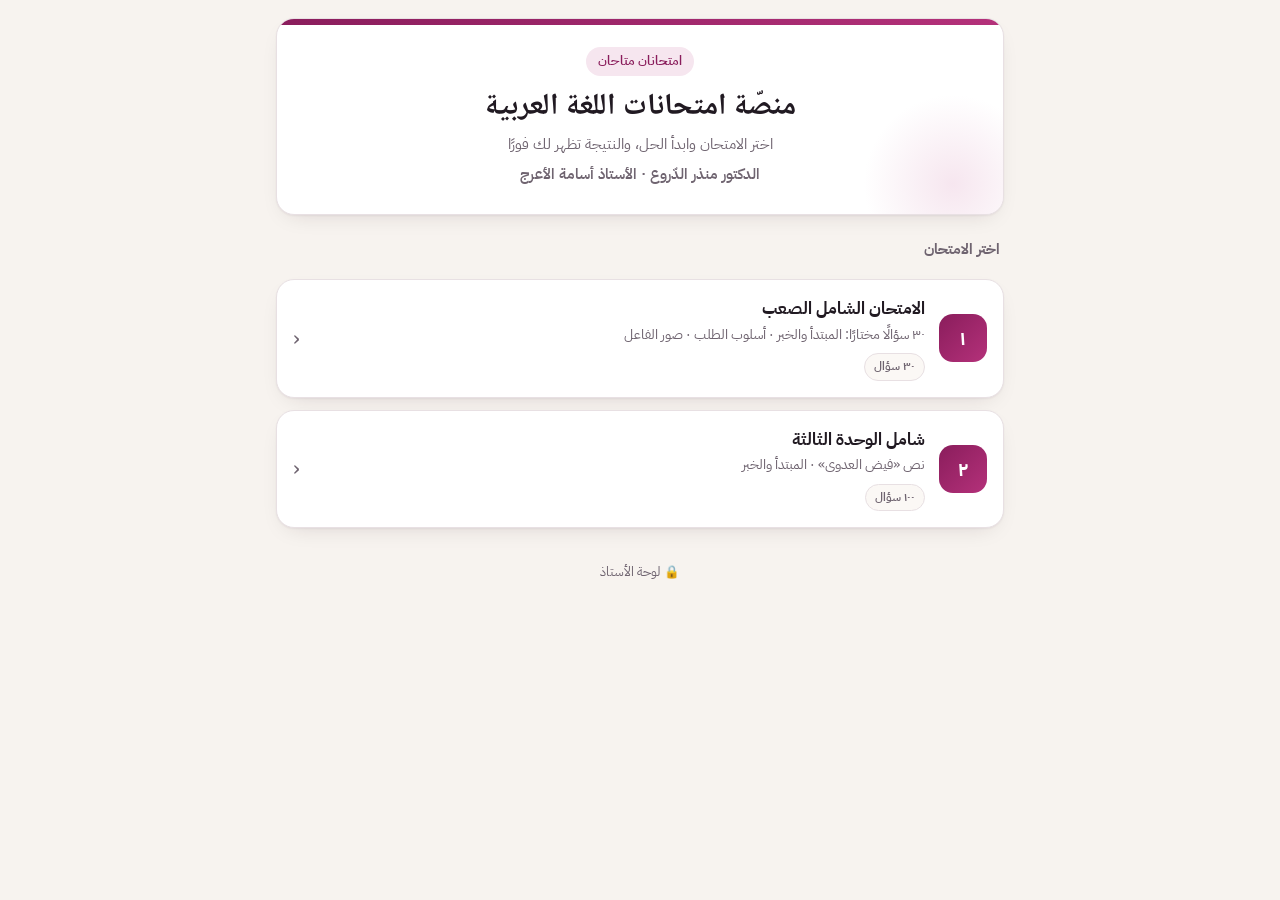
<file: index.html>
<!DOCTYPE html>
<html lang="ar" dir="rtl">
<head>
<meta charset="utf-8">
<meta name="viewport" content="width=device-width, initial-scale=1, viewport-fit=cover">
<title>منصّة الامتحانات</title>
<meta name="description" content="منصّة امتحانات تفاعلية: اختر الامتحان، حلّ أونلاين، واعرف نتيجتك فورًا مع مراجعة الأخطاء.">
<meta name="theme-color" content="#8a1d5c" media="(prefers-color-scheme: light)">
<meta name="theme-color" content="#151116" media="(prefers-color-scheme: dark)">
<meta name="apple-mobile-web-app-capable" content="yes">
<meta name="apple-mobile-web-app-title" content="الامتحانات">
<meta property="og:type" content="website">
<meta property="og:title" content="منصّة امتحانات اللغة العربية">
<meta property="og:description" content="اختر الامتحان، حلّ أونلاين، واعرف نتيجتك فورًا">
<meta property="og:image" content="https://imissherhz-source.github.io/unit3-exam/og.png">
<meta property="og:url" content="https://imissherhz-source.github.io/unit3-exam/">
<meta name="twitter:card" content="summary_large_image">
<link rel="icon" href="icon.svg" type="image/svg+xml">
<link rel="apple-touch-icon" href="apple-touch-icon.png">
<link rel="preconnect" href="https://fonts.googleapis.com">
<link rel="preconnect" href="https://fonts.gstatic.com" crossorigin>
<link rel="preload" as="style" href="https://fonts.googleapis.com/css2?family=IBM+Plex+Sans+Arabic:wght@400;500;600;700&family=Noto+Naskh+Arabic:wght@500;600;700&display=swap">
<link href="https://fonts.googleapis.com/css2?family=IBM+Plex+Sans+Arabic:wght@400;500;600;700&family=Noto+Naskh+Arabic:wght@500;600;700&display=swap" rel="stylesheet" media="print" onload="this.media='all'">
<link rel="stylesheet" href="assets/style.css">
<link rel="preload" href="exams.json" as="fetch" crossorigin>
</head>
<body>

<!-- HOME -->
<section id="home" class="wrap">
  <div class="card hero">
    <span class="eyebrow" id="siteEyebrow">منصّة الامتحانات</span>
    <h1 id="siteTitle">منصّة الامتحانات</h1>
    <p class="sub" id="siteSub"></p>
    <p class="sub" id="siteTeacher" style="margin-top:6px;font-weight:600"></p>
  </div>
  <div class="section-title">اختر الامتحان</div>
  <div id="examList" class="exam-list"><div class="loading"><div class="spinner"></div>جاري التحميل…</div></div>
  <a class="teacher-link" href="admin.html">🔒 لوحة الأستاذ</a>
</section>

<!-- START (per exam) -->
<section id="start" class="wrap hidden">
  <button class="back" id="backHome">→ كل الامتحانات</button>
  <div class="card hero">
    <span class="eyebrow" id="exEyebrow">امتحان</span>
    <h1 id="exTitle"></h1>
    <p class="sub" id="exDesc"></p>
    <div class="stats" id="exStats"></div>
  </div>
  <div id="resumeBox"></div>

  <div id="secWrap">
    <div class="section-title">اختر القسم</div>
    <div class="choices" id="secChoices"></div>
  </div>

  <div class="section-title">طريقة الحل</div>
  <div class="choices two" id="modeChoices">
    <button class="choice" data-mode="exam" aria-pressed="true"><span class="ic">📝</span><span><b>وضع الامتحان</b><small>النتيجة في النهاية</small></span></button>
    <button class="choice" data-mode="practice" aria-pressed="false"><span class="ic">💡</span><span><b>وضع التدريب</b><small>تصحيح فوري لكل سؤال</small></span></button>
  </div>

  <div class="card toggle-row">
    <span><b style="font-size:15px">ترتيب عشوائي للأسئلة</b><br><small style="color:var(--muted)">حتى لا تحفظ الترتيب</small></span>
    <button class="switch" id="shuffleSw" role="switch" aria-checked="false" aria-label="ترتيب عشوائي"></button>
  </div>

  <div style="margin-top:20px"><button class="btn primary block" id="startBtn">ابدأ الامتحان ←</button></div>
  <p class="foot">الإجابات معتمدة من الإجابات النموذجية</p>
</section>

<!-- QUIZ -->
<section id="quiz" class="hidden">
  <div class="topbar"><div class="in">
    <div class="tb-row">
      <span class="pill" id="counter">١ / ١</span>
      <span class="pill" id="scorePill" style="display:none"></span>
      <span class="pill">⏱ <span id="timer">00:00</span></span>
      <button class="pill" id="finishTop" style="color:var(--brand);border-color:var(--brand)">إنهاء</button>
    </div>
    <div class="progress"><i id="prog"></i></div>
  </div></div>
  <div class="wrap" style="padding-top:0">
    <div class="card qcard" id="qcard" aria-live="polite"></div>
    <div class="kbd">اختصارات: <b>1</b>–<b>4</b> للاختيار · <b>←</b> التالي · <b>→</b> السابق · <b>F</b> تعليم · <b>M</b> الخريطة</div>
  </div>
  <div class="navbar"><div class="in">
    <button class="btn ghost" id="prevBtn">→ السابق</button>
    <button class="btn ghost grid" id="gridBtn" aria-label="خريطة الأسئلة">▦</button>
    <button class="btn primary" id="nextBtn">التالي ←</button>
  </div></div>
</section>

<!-- RESULTS -->
<section id="results" class="wrap hidden"></section>

<div id="layer"></div>
<canvas id="confetti" aria-hidden="true"></canvas>

<script>
const AR = n => String(n).replace(/\d/g, d => "٠١٢٣٤٥٦٧٨٩"[d]);
const LET = ["أ","ب","ج","د","هـ","و"];
const SITE_URL = location.origin + location.pathname.replace(/[^/]*$/, "");
const $ = s => document.querySelector(s);
const esc = s => String(s).replace(/[&<>"]/g, c => ({"&":"&amp;","<":"&lt;",">":"&gt;",'"':"&quot;"}[c]));
const store = {
  get(k){try{return JSON.parse(localStorage.getItem(k))}catch(e){return null}},
  set(k,v){try{localStorage.setItem(k,JSON.stringify(v))}catch(e){}},
  del(k){try{localStorage.removeItem(k)}catch(e){}}
};
const sessKey = id => "exam-sess-"+id, bestKey = id => "exam-best-"+id;

let INDEX = null;      // exams.json
let EX = null;         // current exam data
let QMAP = {};         // id -> question (with sec + n)
let SECNAME = {};
let cfg = {sec:"all", mode:"exam", shuffle:false};
let S = null;          // session
let tick = null;

function fmt(s){const m=Math.floor(s/60), x=s%60; return AR(String(m).padStart(2,"0")+":"+String(x).padStart(2,"0"));}
const qById = id => QMAP[id];
function show(id){["home","start","quiz","results"].forEach(x=>$("#"+x).classList.toggle("hidden",x!==id)); window.scrollTo(0,0);}
async function getJSON(url){ const r = await fetch(url, {cache:"no-cache"}); if(!r.ok) throw new Error(r.status); return r.json(); }

/* ================= HOME ================= */
async function loadIndex(){
  if(INDEX) return INDEX;
  INDEX = await getJSON("exams.json?t="+Date.now());
  const st = INDEX.site||{};
  $("#siteTitle").textContent = st.title||"منصّة الامتحانات";
  $("#siteSub").textContent = st.subtitle||"";
  $("#siteTeacher").textContent = st.teacher||"";
  const n=(INDEX.exams||[]).filter(e=>e.visible!==false).length;
  $("#siteEyebrow").textContent = n===1?"امتحان واحد متاح":n===2?"امتحانان متاحان":n<=10?AR(n)+" امتحانات متاحة":AR(n)+" امتحانًا متاحًا";
  document.title = st.title||document.title;
  return INDEX;
}
function renderHome(){
  const list = (INDEX.exams||[]).filter(e=>e.visible!==false);
  if(!list.length){ $("#examList").innerHTML = `<div class="card err">لا توجد امتحانات متاحة حاليًا</div>`; return; }
  $("#examList").innerHTML = list.map((e,i)=>{
    const best = store.get(bestKey(e.id)), sess = store.get(sessKey(e.id));
    const inprog = sess && !sess.done && sess.answers && Object.keys(sess.answers).length;
    return `<button class="exam-card" data-id="${esc(e.id)}" style="animation-delay:${i*.04}s">
      <span class="num">${AR(i+1)}</span>
      <span class="body"><h3>${esc(e.title)}</h3>${e.desc?`<p>${esc(e.desc)}</p>`:""}
        <span class="meta"><span class="chip">${AR(e.count||0)} سؤال</span>
        ${best?`<span class="chip best">أفضل نتيجة ${AR(best.pct)}٪</span>`:""}
        ${inprog?`<span class="chip prog">قيد الحل</span>`:""}</span></span>
      <span class="go">‹</span></button>`;
  }).join("");
  document.querySelectorAll(".exam-card").forEach(b=>b.onclick=()=>{ location.hash = "exam-"+b.dataset.id; });
}

/* ================= EXAM LOAD ================= */
async function openExam(id){
  await loadIndex();
  const meta = (INDEX.exams||[]).find(e=>e.id===id);
  if(!meta){ location.hash=""; return; }
  if(!EX || EX.id!==id){
    show("home"); $("#examList").innerHTML = `<div class="loading"><div class="spinner"></div>جاري تحميل الامتحان…</div>`;
    EX = await getJSON("exams/"+encodeURIComponent(id)+".json?v="+(meta.v||1));
    QMAP = {}; SECNAME = {};
    (EX.sections||[]).forEach(s=>SECNAME[s.id]=s.name);
    const cnt = {};
    EX.questions.forEach(q=>{ cnt[q.s]=(cnt[q.s]||0)+1; QMAP[q.id] = {id:q.id, sec:q.s, n:cnt[q.s], text:q.q, opts:q.o, ans:q.a, exp:q.e||""}; });
    EX.counts = cnt;
  }
  cfg.sec="all";
  const s = store.get(sessKey(id));
  if(s && s.done && s.ids && s.ids.every(x=>QMAP[x]) && location.hash.endsWith("/result")){ S=s; renderResults(); show("results"); return; }
  renderStart();
  show("start");
}
function renderStart(){
  const secs = EX.sections||[], total = EX.questions.length;
  $("#exTitle").textContent = EX.title;
  $("#exDesc").textContent = EX.desc||"";
  $("#exEyebrow").textContent = (INDEX.site&&INDEX.site.teacher) ? INDEX.site.teacher : "امتحان";
  $("#exStats").innerHTML = `<div class="stat"><b>${AR(total)}</b><span>سؤال</span></div>` +
    (secs.length>1 ? secs.map(s=>`<div class="stat"><b>${AR(EX.counts[s.id]||0)}</b><span>${esc(s.name)}</span></div>`).join("") : "");
  $("#secWrap").classList.toggle("hidden", secs.length<2);
  if(secs.length>1){
    let h = `<button class="choice" data-sec="all" aria-pressed="true"><span class="ic">📚</span><span><b>الامتحان كاملًا</b><small>${AR(total)} سؤال</small></span></button><div class="choices two">`;
    const icons=["📖","✍️","🧩","🎯","📘","🧠"];
    secs.forEach((s,i)=>{ h+=`<button class="choice" data-sec="${esc(s.id)}" aria-pressed="false"><span class="ic">${icons[i%icons.length]}</span><span><b>${esc(s.name)}</b><small>${AR(EX.counts[s.id]||0)} سؤال</small></span></button>`; });
    $("#secChoices").innerHTML = h+"</div>";
    document.querySelectorAll("[data-sec]").forEach(b=>b.onclick=()=>{cfg.sec=b.dataset.sec;document.querySelectorAll("[data-sec]").forEach(x=>x.setAttribute("aria-pressed",x===b))});
  }
  renderResume();
}
$("#backHome").onclick=()=>{ location.hash=""; };
document.querySelectorAll("[data-mode]").forEach(b=>b.onclick=()=>{cfg.mode=b.dataset.mode;document.querySelectorAll("[data-mode]").forEach(x=>x.setAttribute("aria-pressed",x===b))});
$("#shuffleSw").onclick=e=>{cfg.shuffle=!cfg.shuffle;e.currentTarget.setAttribute("aria-checked",cfg.shuffle)};
$("#startBtn").onclick=()=>{
  const ids = EX.questions.filter(q=>cfg.sec==="all"||q.s===cfg.sec).map(q=>q.id);
  newSession(ids, cfg.mode, cfg.sec);
};
function newSession(ids, mode, sec){
  ids = ids.slice();
  if(cfg.shuffle){for(let i=ids.length-1;i>0;i--){const j=Math.floor(Math.random()*(i+1));[ids[i],ids[j]]=[ids[j],ids[i]]}}
  S = {exam:EX.id, ids, answers:{}, flags:{}, i:0, elapsed:0, mode, sec, done:false};
  save(); startQuiz();
}
function renderResume(){
  const s = store.get(sessKey(EX.id)); const box = $("#resumeBox");
  if(s && !s.done && s.ids && s.ids.every(x=>QMAP[x]) && Object.keys(s.answers).length){
    const n=Object.keys(s.answers).length;
    box.innerHTML = `<div class="card resume"><span><b>عندك امتحان لم يكتمل</b><br><small style="color:var(--muted)">أجبت ${AR(n)} من ${AR(s.ids.length)} · ${fmt(s.elapsed)}</small></span><span style="display:flex;gap:8px"><button class="btn ghost" id="discard" style="padding:10px 12px">حذف</button><button class="btn primary" id="resume" style="padding:10px 14px">أكمل</button></span></div>`;
    $("#resume").onclick=()=>{S=s;startQuiz()};
    $("#discard").onclick=()=>{store.del(sessKey(EX.id));box.innerHTML=""};
  } else box.innerHTML="";
}
function save(){ if(S) store.set(sessKey(S.exam),S); }

/* ================= QUIZ ================= */
function startQuiz(){
  if(!location.hash.startsWith("#exam-"+EX.id)) history.replaceState(null,"","#exam-"+EX.id);
  show("quiz"); renderQ();
  clearInterval(tick);
  tick = setInterval(()=>{if(document.hidden||!S||S.done)return; S.elapsed++; $("#timer").textContent=fmt(S.elapsed); if(S.elapsed%5===0) save();},1000);
  $("#timer").textContent=fmt(S.elapsed);
}
function qHTML(q){
  let parts = esc(q.text).split("\n");
  return parts.length>1 ? `<span class="quote">${parts[0]}</span>${parts.slice(1).join("<br>")}` : parts[0];
}
function renderQ(){
  const q = qById(S.ids[S.i]); const a = S.answers[q.id]; const total=S.ids.length;
  const practice = S.mode==="practice"; const locked = practice && a!==undefined;
  $("#counter").textContent = AR(S.i+1)+" / "+AR(total);
  const answered = Object.keys(S.answers).length;
  $("#prog").style.width = (answered/total*100)+"%";
  if(practice){
    const right = S.ids.filter(id=>S.answers[id]!==undefined && S.answers[id]===qById(id).ans).length;
    $("#scorePill").style.display=""; $("#scorePill").innerHTML = `✓ ${AR(right)} <span style="color:var(--muted)">·</span> ✗ ${AR(answered-right)}`;
  } else $("#scorePill").style.display="none";
  const tag = (EX.sections||[]).length>1 ? `${esc(SECNAME[q.sec]||"")} · س${AR(q.n)}` : `س${AR(q.n)}`;
  let html = `<div class="qmeta"><span class="tag">${tag}</span>
    <button class="flag" id="flagBtn" aria-pressed="${!!S.flags[q.id]}">${S.flags[q.id]?"★ مُعلَّم":"☆ علّم للمراجعة"}</button></div>
    <div class="qtext">${qHTML(q)}</div><div class="opts">`;
  q.opts.forEach((o,k)=>{
    let cls="opt";
    if(locked){ if(k===q.ans) cls+=" right"; else if(k===a) cls+=" wrong"; }
    else if(a===k) cls+=" sel";
    html += `<button class="${cls}" data-k="${k}" ${locked?"disabled":""}><span class="L">${LET[k]}</span><span>${esc(o)}</span></button>`;
  });
  html += `</div>`;
  if(locked){
    html += a===q.ans ? `<div class="feedback ok">✓ إجابة صحيحة، أحسنت!</div>`
                      : `<div class="feedback no">✗ الإجابة الصحيحة: (${LET[q.ans]}) ${esc(q.opts[q.ans])}</div>`;
    if(q.exp) html += `<div class="explain">💡 ${esc(q.exp)}</div>`;
  }
  $("#qcard").classList.toggle("no-anim", renderQ.last===q.id);
  renderQ.last = q.id;
  $("#qcard").innerHTML = html;
  $("#qcard").querySelectorAll(".opt").forEach(b=>b.onclick=()=>choose(+b.dataset.k));
  $("#flagBtn").onclick=()=>{S.flags[q.id]=!S.flags[q.id]; if(!S.flags[q.id]) delete S.flags[q.id]; save(); renderQ();};
  $("#prevBtn").disabled = S.i===0; $("#prevBtn").style.opacity = S.i===0?.4:1;
  $("#nextBtn").textContent = S.i===total-1 ? "إنهاء وعرض النتيجة ✓" : "التالي ←";
}
function choose(k){
  const q = qById(S.ids[S.i]);
  if(k>=q.opts.length) return;
  if(S.mode==="practice" && S.answers[q.id]!==undefined) return;
  S.answers[q.id]=k; save(); renderQ();
  if(S.mode==="exam" && S.i < S.ids.length-1) setTimeout(()=>{ if(S && !S.done && S.ids[S.i]===q.id){S.i++;save();renderQ();window.scrollTo({top:0,behavior:"smooth"});} }, 260);
}
$("#prevBtn").onclick=()=>{ if(S.i>0){S.i--;save();renderQ();window.scrollTo(0,0);} };
$("#nextBtn").onclick=()=>{ if(S.i<S.ids.length-1){S.i++;save();renderQ();window.scrollTo(0,0);} else confirmFinish(); };
$("#finishTop").onclick=confirmFinish;
$("#gridBtn").onclick=openGrid;
document.addEventListener("visibilitychange",()=>{ if(document.hidden) save(); });
document.addEventListener("keydown",e=>{
  if($("#quiz").classList.contains("hidden") || e.ctrlKey || e.metaKey || e.altKey) return;
  const ov = $("#ov");
  if(e.key==="Escape" && ov){ closeLayer(); return; }
  if(ov) return;
  const map={"1":0,"2":1,"3":2,"4":3,"5":4,"6":5,"أ":0,"ب":1,"ج":2,"د":3};
  if(e.key in map){ e.preventDefault(); choose(map[e.key]); }
  else if(e.key==="ArrowLeft"||e.key==="Enter"){ e.preventDefault(); $("#nextBtn").click(); }
  else if(e.key==="ArrowRight"){ e.preventDefault(); $("#prevBtn").click(); }
  else if(e.key.toLowerCase()==="f"){ $("#flagBtn")?.click(); }
  else if(e.key.toLowerCase()==="m"){ openGrid(); }
});
function closeLayer(){ $("#layer").innerHTML=""; }
function openGrid(){
  const groups = {};
  S.ids.forEach((id,idx)=>{const q=qById(id);(groups[q.sec]=groups[q.sec]||[]).push([id,idx])});
  const multi = Object.keys(groups).length>1;
  let h = `<div class="overlay" id="ov"><div class="sheet"><h3>خريطة الأسئلة</h3>
   <div class="legend"><span><i style="background:var(--brand-soft);border:1.5px solid var(--brand)"></i>مُجاب</span><span><i style="border:1.5px solid var(--line)"></i>لم يُجب</span><span><i style="background:var(--warn);border-radius:50%"></i>مُعلَّم</span></div>`;
  for(const sec of Object.keys(groups)){
    if(multi) h+=`<div class="grid-head">${esc(SECNAME[sec]||"")}</div>`;
    h+=`<div class="grid10">`;
    groups[sec].forEach(([id,idx])=>{
      const q=qById(id), a=S.answers[id];
      let c="cell";
      if(a!==undefined) c += S.mode==="practice" ? (a===q.ans?" r":" w") : " ans";
      if(S.flags[id]) c+=" fl"; if(idx===S.i) c+=" cur";
      h+=`<button class="${c}" data-idx="${idx}">${AR(idx+1)}</button>`;
    });
    h+=`</div>`;
  }
  h+=`<div style="margin-top:16px;display:flex;gap:10px"><button class="btn ghost" style="flex:1" id="closeG">إغلاق</button><button class="btn primary" style="flex:1" id="finG">إنهاء الامتحان</button></div></div></div>`;
  $("#layer").innerHTML=h;
  $("#ov").onclick=e=>{if(e.target.id==="ov")closeLayer()};
  $("#closeG").onclick=closeLayer;
  $("#finG").onclick=()=>{closeLayer();confirmFinish()};
  document.querySelectorAll(".cell").forEach(b=>b.onclick=()=>{S.i=+b.dataset.idx;save();closeLayer();renderQ();window.scrollTo(0,0)});
}
function confirmFinish(){
  const left = S.ids.length - Object.keys(S.answers).length;
  $("#layer").innerHTML = `<div class="overlay" id="ov"><div class="modal">
    <div style="font-size:40px">${left? "⚠️":"🎯"}</div>
    <h3>${left? "باقي "+AR(left)+" سؤال بدون إجابة":"جاهز لعرض النتيجة؟"}</h3>
    <p>${left? "الأسئلة غير المجابة تُحسب خطأ. متأكد أنك تريد الإنهاء؟":"أجبت عن كل الأسئلة."}</p>
    <div class="row"><button class="btn ghost" id="cBack">${left?"أكمل الحل":"رجوع"}</button><button class="btn primary" id="cGo">اعرض نتيجتي</button></div></div></div>`;
  $("#cBack").onclick=closeLayer; $("#cGo").onclick=()=>{closeLayer();finish()};
}

/* ================= RESULTS ================= */
let rvFilter="wrong";
function finish(){
  clearInterval(tick); S.done=true; save();
  history.replaceState(null,"","#exam-"+S.exam+"/result");
  renderResults(); show("results");
}
function gradeOf(p){
  if(p>=95) return ["ممتاز جدًا! 🏆","أداء استثنائي، أنت جاهز تمامًا."];
  if(p>=85) return ["ممتاز 🌟","مستوى عالٍ، راجع الأخطاء القليلة فقط."];
  if(p>=75) return ["جيد جدًا 👏","قريب من القمة، ركّز على أخطائك."];
  if(p>=65) return ["جيد 👍","أساس جيد، المراجعة سترفعك كثيرًا."];
  if(p>=50) return ["مقبول","تحتاج مراجعة مركّزة للقسم الأضعف."];
  return ["تحتاج مراجعة 💪","راجع الدرس ثم أعد الأخطاء فقط."];
}
function renderResults(){
  const tot=S.ids.length;
  let right=0, wrong=0, skip=0; const per={};
  S.ids.forEach(id=>{const q=qById(id),a=S.answers[id];
    per[q.sec]=per[q.sec]||{r:0,t:0}; per[q.sec].t++;
    if(a===undefined) skip++; else if(a===q.ans){right++;per[q.sec].r++} else wrong++;});
  const pct = Math.round(right/tot*1000)/10;
  // best score only for full-length attempts of the whole exam
  if(S.sec==="all" && tot===EX.questions.length){
    const b = store.get(bestKey(S.exam));
    if(!b || pct > b.pct){ store.set(bestKey(S.exam), {pct, right, tot}); S.newBest = !!b; }
  }
  const [g,gs]=gradeOf(pct);
  const C=2*Math.PI*72, off=C*(1-right/tot);
  const color = pct>=75?"var(--ok)":pct>=50?"var(--warn)":"var(--bad)";
  const scope = S.sec==="all" ? "الامتحان كاملًا" : "قسم "+(SECNAME[S.sec]||"");
  let h = `<button class="back" id="resHome">→ كل الامتحانات</button>
   <div class="card result-hero">
    <span class="eyebrow">${esc(EX.title)} · ${scope} · ${S.mode==="practice"?"تدريب":"امتحان"}</span>
    <div class="ring"><svg width="170" height="170" viewBox="0 0 170 170"><circle cx="85" cy="85" r="72" fill="none" stroke="var(--line)" stroke-width="14"/>
      <circle cx="85" cy="85" r="72" fill="none" stroke="${color}" stroke-width="14" stroke-linecap="round" stroke-dasharray="${C}" stroke-dashoffset="${C}" id="arc" style="transition:stroke-dashoffset 1.1s cubic-bezier(.2,.8,.2,1)"/></svg>
      <div class="val"><b>${AR(right)}<span style="font-size:20px;color:var(--muted)">/${AR(tot)}</span></b><span>${AR(pct)}٪</span></div></div>
    <div class="grade">${g}</div><p class="sub">${gs}</p>
    ${S.newBest?`<p class="sub" style="color:var(--ok);font-weight:700;margin-top:6px">🎉 رقم قياسي جديد لك!</p>`:""}
    <div class="breakdown">
      <div class="bd"><b style="color:var(--ok)">${AR(right)}</b><span>صحيحة</span></div>
      <div class="bd"><b style="color:var(--bad)">${AR(wrong)}</b><span>خاطئة</span></div>
      <div class="bd"><b>${fmt(S.elapsed)}</b><span>الوقت</span></div>
    </div>
    ${skip?`<p class="sub" style="margin-top:10px">${AR(skip)} بدون إجابة (محسوبة خطأ)</p>`:""}
  </div>`;
  if(Object.keys(per).length>1){
    h+=`<div class="card secbars">`;
    for(const s of Object.keys(per)){const p=per[s];h+=`<div class="sb"><div class="h"><span>${esc(SECNAME[s]||"")}</span><span>${AR(p.r)} / ${AR(p.t)} · ${AR(Math.round(p.r/p.t*100))}٪</span></div><div class="bar"><i style="width:${p.r/p.t*100}%"></i></div></div>`}
    h+=`</div>`;
  }
  h+=`<div class="actions">
    <button class="btn primary" id="retryWrong" ${wrong+skip?"":"disabled style='opacity:.5'"}>أعد الأخطاء (${AR(wrong+skip)})</button>
    <button class="btn ghost" id="again">حلّ من جديد</button></div>
    <div class="share-row"><button class="btn ghost" id="shareBtn">📤 شارك نتيجتك مع أصحابك</button></div>
    <div class="tabs" role="tablist">
      <button class="tab" data-f="wrong" aria-selected="${rvFilter==="wrong"}">الأخطاء (${AR(wrong+skip)})</button>
      <button class="tab" data-f="flag" aria-selected="${rvFilter==="flag"}">المُعلَّمة (${AR(Object.keys(S.flags).length)})</button>
      <button class="tab" data-f="all" aria-selected="${rvFilter==="all"}">كل الأسئلة</button>
    </div><div id="rvList"></div>`;
  $("#results").innerHTML=h;
  requestAnimationFrame(()=>requestAnimationFrame(()=>{const a=$("#arc"); if(a) a.style.strokeDashoffset=off}));
  document.querySelectorAll(".tab").forEach(t=>t.onclick=()=>{rvFilter=t.dataset.f;document.querySelectorAll(".tab").forEach(x=>x.setAttribute("aria-selected",x===t));renderReview()});
  $("#resHome").onclick=()=>{ location.hash=""; };
  $("#shareBtn").onclick=()=>shareResult(right,tot,pct);
  if(pct>=85 && !S.celebrated){ S.celebrated=true; save(); setTimeout(confetti,400); }
  $("#again").onclick=()=>{store.del(sessKey(S.exam));S=null;history.replaceState(null,"","#exam-"+EX.id);renderStart();show("start")};
  $("#retryWrong").onclick=()=>{const ids=S.ids.filter(id=>S.answers[id]!==qById(id).ans);if(ids.length){newSession(ids,S.mode,S.sec)}};
  renderReview();
}
function renderReview(){
  const list = S.ids.filter(id=>{const q=qById(id),a=S.answers[id];
    if(rvFilter==="wrong") return a!==q.ans; if(rvFilter==="flag") return S.flags[id]; return true;});
  if(!list.length){$("#rvList").innerHTML=`<div class="empty">${rvFilter==="wrong"?"🎉 لا توجد أخطاء!":"لا يوجد شيء هنا"}</div>`;return}
  $("#rvList").innerHTML = list.map(id=>{
    const q=qById(id), a=S.answers[id];
    const st = a===undefined?`<span class="status skip">بدون إجابة</span>`: a===q.ans?`<span class="status ok">صحيحة</span>`:`<span class="status no">خاطئة</span>`;
    const tag = (EX.sections||[]).length>1 ? `${esc(SECNAME[q.sec]||"")} · س${AR(q.n)}` : `س${AR(q.n)}`;
    return `<div class="card rv"><div class="qmeta"><span class="tag">${tag}</span>${st}</div>
      <div class="qtext">${qHTML(q)}</div><div class="opts">${q.opts.map((o,k)=>{
        let c="opt"; if(k===q.ans)c+=" right"; else if(k===a)c+=" wrong";
        return `<div class="${c}"><span class="L">${LET[k]}</span><span>${esc(o)}</span></div>`}).join("")}</div>${q.exp?`<div class="explain">💡 ${esc(q.exp)}</div>`:""}</div>`;
  }).join("");
}
function toast(msg){ const t=document.createElement("div"); t.className="toast"; t.textContent=msg; document.body.appendChild(t); setTimeout(()=>t.remove(),2200); }
function confetti(){
  if(matchMedia("(prefers-reduced-motion: reduce)").matches) return;
  const c=$("#confetti"), x=c.getContext("2d"), dpr=devicePixelRatio||1;
  c.width=innerWidth*dpr; c.height=innerHeight*dpr; x.setTransform(dpr,0,0,dpr,0,0);
  const cols=["#8a1d5c","#e05aa3","#1f8a5b","#f2b632","#3b82f6"];
  const P=Array.from({length:140},()=>({x:innerWidth/2+(Math.random()-.5)*120,y:innerHeight*.35,vx:(Math.random()-.5)*12,vy:-Math.random()*13-4,r:Math.random()*6+4,c:cols[Math.random()*5|0],a:Math.random()*6,va:(Math.random()-.5)*.3}));
  let f=0; (function step(){ x.clearRect(0,0,innerWidth,innerHeight);
    P.forEach(p=>{p.vy+=.35;p.vx*=.99;p.x+=p.vx;p.y+=p.vy;p.a+=p.va;x.save();x.translate(p.x,p.y);x.rotate(p.a);x.fillStyle=p.c;x.fillRect(-p.r/2,-p.r/4,p.r,p.r/2);x.restore();});
    if(++f<150) requestAnimationFrame(step); else x.clearRect(0,0,innerWidth,innerHeight); })();
}
async function shareResult(right,tot,pct){
  const url=SITE_URL+"#exam-"+EX.id;
  const text=`جبت ${AR(right)} من ${AR(tot)} (${AR(pct)}٪) في «${EX.title}» 📚 جرّب حظك:`;
  try{ if(navigator.share){ await navigator.share({title:EX.title,text,url}); return; } }catch(e){ if(e.name==="AbortError") return; }
  try{ await navigator.clipboard.writeText(text+" "+url); toast("انتسخت النتيجة مع الرابط ✓"); }catch(e){ toast(url); }
}

/* ================= ROUTER ================= */
async function route(){
  const h = decodeURIComponent(location.hash.slice(1));
  try{
    if(h.startsWith("exam-")){
      const id = h.slice(5).split("/")[0];
      if(S && !S.done && S.exam===id && !$("#quiz").classList.contains("hidden")) return;
      clearInterval(tick);
      await openExam(id);
    } else {
      clearInterval(tick); S=null;
      await loadIndex(); renderHome(); show("home");
    }
  }catch(e){
    show("home");
    $("#examList").innerHTML = `<div class="card err">تعذّر التحميل، تأكد من الإنترنت ثم <button class="btn ghost" onclick="location.reload()" style="margin-top:10px">أعد المحاولة</button></div>`;
  }
}
window.addEventListener("hashchange", route);
route();
</script>
</body>
</html>
</file>
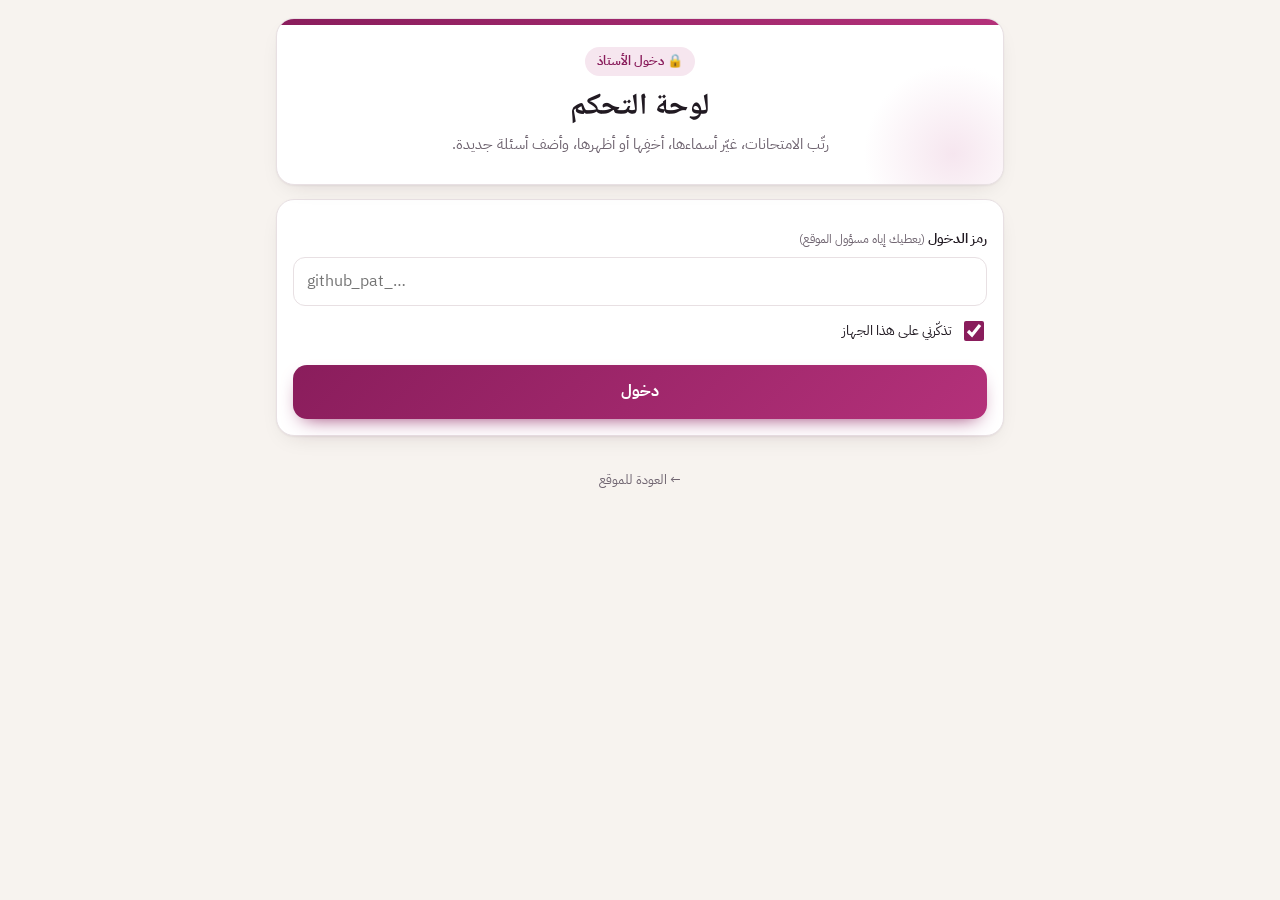
<file: admin.html>
<!DOCTYPE html>
<html lang="ar" dir="rtl">
<head>
<meta charset="utf-8">
<meta name="viewport" content="width=device-width, initial-scale=1, viewport-fit=cover">
<meta name="robots" content="noindex">
<title>لوحة الأستاذ</title>
<meta name="theme-color" content="#8a1d5c" media="(prefers-color-scheme: light)">
<meta name="theme-color" content="#151116" media="(prefers-color-scheme: dark)">
<link rel="icon" href="icon.svg" type="image/svg+xml">
<link rel="preconnect" href="https://fonts.googleapis.com">
<link rel="preconnect" href="https://fonts.gstatic.com" crossorigin>
<link href="https://fonts.googleapis.com/css2?family=IBM+Plex+Sans+Arabic:wght@400;500;600;700&family=Noto+Naskh+Arabic:wght@500;600;700&display=swap" rel="stylesheet" media="print" onload="this.media='all'">
<link rel="stylesheet" href="assets/style.css">
<style>
.adm-head{display:flex;align-items:center;justify-content:space-between;gap:10px;margin-bottom:6px}
.adm-head h1{font-size:24px;margin:0}
.field{display:block;margin:12px 0}
.field>span{display:block;font-weight:600;font-size:14px;margin-bottom:6px}
.field small{color:var(--muted);font-weight:400}
input[type=text],input[type=password],textarea,select{width:100%;font:inherit;color:var(--ink);background:var(--surface);border:1.5px solid var(--line);border-radius:12px;padding:11px 13px;font-size:16px;outline:none;transition:border-color .15s}
input:focus,textarea:focus,select:focus{border-color:var(--brand)}
textarea{min-height:96px;resize:vertical;line-height:1.7}
.pad{padding:16px}
.row-list{display:grid;gap:10px}
.erow{display:flex;flex-wrap:wrap;align-items:center;gap:10px;padding:12px;border:1.5px solid var(--line);border-radius:16px;background:var(--surface)}
.erow.off{opacity:.55}
.erow .num{width:36px;height:36px;flex:none;border-radius:10px;display:grid;place-items:center;font-weight:700;background:var(--brand-soft);color:var(--brand)}
.erow .body{flex:1;min-width:0}
.erow .body b{display:block;font-size:15px;line-height:1.5;overflow-wrap:anywhere}
.erow .body small{color:var(--muted);font-size:12.5px}
.icons{display:flex;gap:6px;flex-wrap:wrap;justify-content:flex-end}
.erow .icons{width:100%;justify-content:flex-start;padding-top:8px;border-top:1px solid var(--line)}
@media (min-width:640px){.erow{flex-wrap:nowrap}.erow .icons{width:auto;border-top:0;padding-top:0}}
.ib{width:40px;height:40px;border-radius:10px;border:1px solid var(--line);background:var(--surface-2);display:grid;place-items:center;font-size:16px}
.ib:disabled{opacity:.3}
.ib.danger{color:var(--bad)}
.qrow{display:flex;gap:10px;align-items:flex-start;padding:12px;border:1px solid var(--line);border-radius:14px;background:var(--surface)}
.qrow .num{flex:none;font-weight:700;color:var(--brand);min-width:28px}
.qrow .body{flex:1;min-width:0;font-size:14.5px;line-height:1.6}
.qrow .ans{display:inline-block;margin-top:4px;font-size:12px;font-weight:700;color:var(--ok);background:var(--ok-soft);padding:2px 8px;border-radius:99px}
.savebar{position:fixed;bottom:0;left:0;right:0;z-index:20;background:color-mix(in srgb,var(--surface) 94%,transparent);backdrop-filter:blur(12px);-webkit-backdrop-filter:blur(12px);border-top:1px solid var(--line);padding:12px 16px calc(12px + env(safe-area-inset-bottom))}
.savebar .in{max-width:760px;margin:0 auto;display:flex;gap:10px;align-items:center}
.savebar .msg{flex:1;font-size:13.5px;color:var(--muted)}
.savebar .msg b{color:var(--warn)}
.note{padding:14px 16px;border-radius:14px;background:var(--brand-soft);font-size:14px;line-height:1.7;margin-top:14px}
.opt-edit{display:flex;gap:8px;align-items:center;margin-bottom:8px}
.opt-edit .L{width:34px;height:34px;flex:none;border-radius:10px;display:grid;place-items:center;font-weight:700;background:var(--surface-2);border:1px solid var(--line)}
.opt-edit input[type=text]{flex:1}
.opt-edit label{display:flex;align-items:center;gap:4px;font-size:12.5px;color:var(--muted);flex:none;cursor:pointer;padding:6px}
.opt-edit input[type=radio]{width:20px;height:20px;accent-color:var(--ok)}
.opt-edit.correct input[type=text]{border-color:var(--ok);background:var(--ok-soft)}
.sheet .modal-actions{display:flex;gap:10px;margin-top:16px;position:sticky;bottom:-20px;background:var(--surface);padding:10px 0}
.sheet .modal-actions .btn{flex:1}
.err-box{color:var(--bad);font-weight:600;font-size:14px;margin-top:8px;min-height:1px}
.parse-ok{color:var(--ok);font-weight:700}
.parse-bad{color:var(--bad);font-weight:700}
pre.fmt{background:var(--surface-2);border:1px solid var(--line);border-radius:12px;padding:12px;font-family:inherit;font-size:13.5px;white-space:pre-wrap;margin:8px 0;line-height:1.8}
.sec-row{display:flex;gap:8px;margin-bottom:8px}
.sec-row input{flex:1}
.progress-log{font-size:13.5px;color:var(--muted);margin-top:10px;line-height:1.9}
.tbtn{font-size:13px;padding:8px 12px;border-radius:10px;border:1.5px solid var(--line);font-weight:600;background:var(--surface);min-height:40px}
.switch.sm{width:42px;height:26px}.switch.sm::after{width:20px;height:20px}.switch.sm[aria-checked="true"]::after{right:19px}
</style>
</head>
<body>
<main class="wrap" id="app"><div class="loading"><div class="spinner"></div>جاري التحميل…</div></main>
<div id="layer"></div>

<script>
/* ======================== config ======================== */
const GH = (()=>{
  const fallback = {owner:"imissherhz-source", repo:"unit3-exam", branch:"main"};
  const h = location.hostname;
  if(h.endsWith(".github.io")){
    const seg = location.pathname.split("/").filter(Boolean)[0];
    return {owner:h.split(".")[0], repo: seg && !seg.endsWith(".html") ? seg : h, branch:"main"};
  }
  return fallback;
})();
const API = "https://api.github.com";
const TOKEN_KEY = "admin-gh-token";

/* ======================== helpers ======================== */
const $ = s => document.querySelector(s);
const AR = n => String(n).replace(/\d/g, d => "٠١٢٣٤٥٦٧٨٩"[d]);
const LET = ["أ","ب","ج","د","هـ","و"];
const esc = s => String(s??"").replace(/[&<>"]/g, c => ({"&":"&amp;","<":"&lt;",">":"&gt;",'"':"&quot;"}[c]));
const b64enc = s => { const b = new TextEncoder().encode(s); let bin=""; for(let i=0;i<b.length;i+=0x8000) bin += String.fromCharCode.apply(null, b.subarray(i,i+0x8000)); return btoa(bin); };
const b64dec = s => new TextDecoder().decode(Uint8Array.from(atob(s.replace(/\s/g,"")), c=>c.charCodeAt(0)));
const store = { get(k){try{return localStorage.getItem(k)}catch(e){return null}}, set(k,v){try{localStorage.setItem(k,v)}catch(e){}}, del(k){try{localStorage.removeItem(k)}catch(e){}} };
function toast(msg){ const t=document.createElement("div"); t.className="toast"; t.textContent=msg; document.body.appendChild(t); setTimeout(()=>t.remove(),2400); }
const closeLayer = () => $("#layer").innerHTML = "";
function confirmBox(title, text, okLabel, danger){
  return new Promise(res=>{
    $("#layer").innerHTML = `<div class="overlay" id="ov"><div class="modal"><h3>${title}</h3><p>${text}</p>
      <div class="row"><button class="btn ghost" id="cNo">إلغاء</button><button class="btn primary" id="cYes" ${danger?'style="background:var(--bad)"':""}>${okLabel}</button></div></div></div>`;
    $("#cNo").onclick=()=>{closeLayer();res(false)}; $("#cYes").onclick=()=>{closeLayer();res(true)};
  });
}

/* ======================== GitHub API ======================== */
let TOKEN = store.get(TOKEN_KEY) || (()=>{try{return sessionStorage.getItem(TOKEN_KEY)}catch(e){return null}})() || "";
async function gh(path, opts={}){
  const r = await fetch(API+path, {...opts, headers:{"Accept":"application/vnd.github+json","Authorization":"Bearer "+TOKEN,"X-GitHub-Api-Version":"2022-11-28",...(opts.body?{"Content-Type":"application/json"}:{})}});
  if(!r.ok){ const e = new Error("GitHub "+r.status); e.status=r.status; try{e.body=await r.json()}catch(_){} throw e; }
  return r.status===204 ? null : r.json();
}
const contentsPath = p => `/repos/${GH.owner}/${GH.repo}/contents/${p}`;
async function readFile(p){
  const d = await gh(contentsPath(p)+"?ref="+GH.branch+"&t="+Date.now());
  return {sha:d.sha, text:b64dec(d.content)};
}
async function writeFile(p, text, sha, msg){
  const body = {message:msg, content:b64enc(text), branch:GH.branch}; if(sha) body.sha=sha;
  try{ return await gh(contentsPath(p), {method:"PUT", body:JSON.stringify(body)}); }
  catch(e){
    if(e.status===409 || e.status===422){ // stale sha: refetch and retry once
      try{ const cur = await gh(contentsPath(p)+"?ref="+GH.branch+"&t="+Date.now()); body.sha=cur.sha; }catch(_){ delete body.sha; }
      return await gh(contentsPath(p), {method:"PUT", body:JSON.stringify(body)});
    }
    throw e;
  }
}
async function deleteFile(p, sha, msg){
  if(!sha){ try{ sha = (await gh(contentsPath(p)+"?ref="+GH.branch)).sha; }catch(e){ if(e.status===404) return; throw e; } }
  return gh(contentsPath(p), {method:"DELETE", body:JSON.stringify({message:msg, sha, branch:GH.branch})});
}

/* ======================== state ======================== */
let IDX = null, IDX_SHA = null;      // exams.json
const EXAMS = {};                     // id -> {data, sha, dirty}
let deleted = [];                     // exam ids removed (files to delete)
let dirtyIndex = false;
let view = {name:"dash"};
const dirtyCount = () => (dirtyIndex?1:0) + Object.values(EXAMS).filter(e=>e.dirty).length + deleted.length;
function markIndex(){ dirtyIndex = true; updateSaveBar(); }
function markExam(id){ EXAMS[id].dirty = true; const m = IDX.exams.find(e=>e.id===id); if(m){ m.count = EXAMS[id].data.questions.length; m.title = EXAMS[id].data.title; m.desc = EXAMS[id].data.desc||""; } markIndex(); }
window.addEventListener("beforeunload", e=>{ if(dirtyCount()){ e.preventDefault(); e.returnValue=""; } });

async function loadExam(id){
  if(EXAMS[id]) return EXAMS[id];
  const f = await readFile("exams/"+id+".json");
  EXAMS[id] = {data:JSON.parse(f.text), sha:f.sha, dirty:false};
  return EXAMS[id];
}

/* ======================== LOGIN ======================== */
function renderLogin(err){
  $("#app").innerHTML = `
  <div class="card hero"><span class="eyebrow">🔒 دخول الأستاذ</span><h1>لوحة التحكم</h1>
    <p class="sub">رتّب الامتحانات، غيّر أسماءها، أخفِها أو أظهرها، وأضف أسئلة جديدة.</p></div>
  <div class="card pad" style="margin-top:14px">
    <label class="field"><span>رمز الدخول <small>(يعطيك إياه مسؤول الموقع)</small></span>
      <input type="password" id="tok" autocomplete="current-password" placeholder="github_pat_…" dir="ltr"></label>
    <label style="display:flex;gap:8px;align-items:center;font-size:14px;margin:6px 0 4px"><input type="checkbox" id="remember" checked style="width:20px;height:20px;accent-color:var(--brand)"> تذكّرني على هذا الجهاز</label>
    <div class="err-box" id="lerr">${err?esc(err):""}</div>
    <button class="btn primary block" id="loginBtn" style="margin-top:12px">دخول</button>
  </div>
  <a class="teacher-link" href="./">← العودة للموقع</a>`;
  $("#loginBtn").onclick = async ()=>{
    const t = $("#tok").value.trim(); if(!t){ $("#lerr").textContent="اكتب رمز الدخول"; return; }
    $("#loginBtn").disabled=true; $("#loginBtn").textContent="جاري التحقق…";
    TOKEN = t;
    const ok = await verify();
    if(ok===true){ if($("#remember").checked) store.set(TOKEN_KEY,t); else { try{sessionStorage.setItem(TOKEN_KEY,t)}catch(e){} } boot(); }
    else { TOKEN=""; renderLogin(ok); }
  };
  $("#tok").addEventListener("keydown",e=>{ if(e.key==="Enter") $("#loginBtn").click(); });
}
async function verify(){
  try{
    const r = await gh(`/repos/${GH.owner}/${GH.repo}`);
    if(r.permissions && r.permissions.push===false) return "هذا الرمز للقراءة فقط، يحتاج صلاحية تعديل";
    return true;
  }catch(e){
    if(e.status===401) return "الرمز غير صحيح أو منتهي الصلاحية";
    if(e.status===403||e.status===404) return "الرمز لا يملك صلاحية على هذا الموقع";
    return "تعذّر الاتصال، تأكد من الإنترنت";
  }
}

/* ======================== DASHBOARD ======================== */
function renderDash(){
  view = {name:"dash"};
  const ex = IDX.exams;
  $("#app").innerHTML = `
  <div class="adm-head"><h1>لوحة الأستاذ</h1>
    <span style="display:flex;gap:6px"><a class="tbtn" href="./" target="_blank" style="text-decoration:none;color:inherit;display:inline-flex;align-items:center">👁 الموقع</a><button class="tbtn" id="logout">خروج</button></span></div>
  <p class="sub" style="margin-bottom:14px">الترتيب هنا هو نفس ترتيب الامتحانات عند الطلاب.</p>

  <div class="section-title" style="display:flex;justify-content:space-between;align-items:center">
    <span>الامتحانات (${AR(ex.length)})</span><button class="tbtn" id="newExam" style="color:var(--brand);border-color:var(--brand)">＋ امتحان جديد</button></div>
  <div class="row-list" id="elist">${ex.length? ex.map((e,i)=>`
    <div class="erow ${e.visible===false?"off":""}">
      <span class="num">${AR(i+1)}</span>
      <span class="body"><b>${esc(e.title)}</b><small>${AR(e.count||0)} سؤال · ${e.visible===false?"مخفي عن الطلاب":"ظاهر للطلاب"}</small></span>
      <span class="icons">
        <button class="ib" data-act="up" data-i="${i}" ${i===0?"disabled":""} aria-label="لأعلى">↑</button>
        <button class="ib" data-act="down" data-i="${i}" ${i===ex.length-1?"disabled":""} aria-label="لأسفل">↓</button>
        <button class="ib" data-act="vis" data-i="${i}" aria-label="إظهار/إخفاء">${e.visible===false?"🙈":"👁"}</button>
        <button class="ib" data-act="edit" data-i="${i}" aria-label="تعديل">✎</button>
        <button class="ib danger" data-act="del" data-i="${i}" aria-label="حذف">🗑</button>
      </span></div>`).join("") : `<div class="card pad empty">لا توجد امتحانات بعد</div>`}</div>

  <div class="section-title">إعدادات الصفحة الرئيسية</div>
  <div class="card pad">
    <label class="field"><span>عنوان الموقع</span><input type="text" id="sTitle" value="${esc(IDX.site.title||"")}"></label>
    <label class="field"><span>الوصف</span><input type="text" id="sSub" value="${esc(IDX.site.subtitle||"")}"></label>
    <label class="field"><span>اسم الأستاذ / المعدّ</span><input type="text" id="sTeacher" value="${esc(IDX.site.teacher||"")}"></label>
  </div>

  <div class="note">📄 <b>عندك نموذج امتحان PDF؟</b> أرسله لمسؤول الموقع مع الإجابات المعتمدة إن وُجدت، ويُضاف هنا جاهزًا. وإذا ما فيه إجابات معتمدة، يُحلّ وتُضاف الإجابات له.</div>
  <div style="height:90px"></div>`;
  $("#logout").onclick = async ()=>{ if(dirtyCount() && !(await confirmBox("تغييرات غير محفوظة","عندك تغييرات لم تُنشر بعد. تخرج بدون حفظ؟","خروج",true))) return; store.del(TOKEN_KEY); try{sessionStorage.removeItem(TOKEN_KEY)}catch(e){} location.reload(); };
  $("#newExam").onclick = newExamDialog;
  ["sTitle","sSub","sTeacher"].forEach((id,k)=>$("#"+id).oninput=e=>{ IDX.site[["title","subtitle","teacher"][k]] = e.target.value; markIndex(); });
  document.querySelectorAll("#elist [data-act]").forEach(b=>b.onclick=()=>examAction(b.dataset.act, +b.dataset.i));
  updateSaveBar();
}
async function examAction(act, i){
  const ex = IDX.exams, e = ex[i];
  if(act==="up"){ [ex[i-1],ex[i]]=[ex[i],ex[i-1]]; markIndex(); renderDash(); }
  else if(act==="down"){ [ex[i+1],ex[i]]=[ex[i],ex[i+1]]; markIndex(); renderDash(); }
  else if(act==="vis"){ e.visible = e.visible===false; markIndex(); renderDash(); }
  else if(act==="del"){
    if(!(await confirmBox("حذف الامتحان؟", `سيُحذف «${esc(e.title)}» وكل أسئلته (${AR(e.count||0)}) من الموقع بعد الحفظ. لا يمكن التراجع بعد النشر.`, "حذف", true))) return;
    ex.splice(i,1); if(EXAMS[e.id]?.isNew) delete EXAMS[e.id]; else { deleted.push(e.id); delete EXAMS[e.id]; }
    markIndex(); renderDash();
  }
  else if(act==="edit"){ openEditor(e.id); }
}
function newExamDialog(){
  $("#layer").innerHTML = `<div class="overlay" id="ov"><div class="sheet"><h3>امتحان جديد</h3>
    <label class="field"><span>اسم الامتحان</span><input type="text" id="nTitle" placeholder="مثال: شامل الوحدة الرابعة"></label>
    <label class="field"><span>وصف قصير <small>(اختياري)</small></span><input type="text" id="nDesc" placeholder="مثال: نص … · الحال"></label>
    <label class="field"><span>الأقسام <small>(اختياري — افصل بينها بفاصلة، مثل: النصوص، القواعد)</small></span><input type="text" id="nSecs" placeholder="اتركه فارغًا لقسم واحد"></label>
    <div class="err-box" id="nErr"></div>
    <div class="modal-actions"><button class="btn ghost" id="nCancel">إلغاء</button><button class="btn primary" id="nOk">إنشاء</button></div></div></div>`;
  $("#nCancel").onclick=closeLayer; setTimeout(()=>$("#nTitle").focus(),50);
  $("#nOk").onclick=()=>{
    const title=$("#nTitle").value.trim(); if(!title){ $("#nErr").textContent="اكتب اسم الامتحان"; return; }
    const names=$("#nSecs").value.split(/[،,]/).map(s=>s.trim()).filter(Boolean);
    const sections = (names.length?names:["الأسئلة"]).map((n,i)=>({id:"s"+(i+1), name:n}));
    const id = "e"+Date.now().toString(36);
    EXAMS[id] = {data:{id,title,desc:$("#nDesc").value.trim(),sections,questions:[]}, sha:null, dirty:true, isNew:true};
    IDX.exams.push({id,title,desc:EXAMS[id].data.desc,count:0,visible:false,v:1});
    markIndex(); closeLayer(); openEditor(id);
    toast("الامتحان الجديد مخفي حتى تضيف أسئلته وتظهره");
  };
}

/* ======================== EXAM EDITOR ======================== */
async function openEditor(id){
  $("#app").innerHTML = `<div class="loading"><div class="spinner"></div>جاري تحميل الأسئلة…</div>`;
  try{ await loadExam(id); }catch(e){ toast("تعذّر تحميل الامتحان"); renderDash(); return; }
  view = {name:"edit", id}; renderEditor();
}
function renderEditor(){
  const E = EXAMS[view.id].data, secs = E.sections;
  const counts = {}; const numOf = {};
  E.questions.forEach(q=>{ counts[q.s]=(counts[q.s]||0)+1; numOf[q.id]=counts[q.s]; });
  let qhtml = "";
  secs.forEach(s=>{
    const qs = E.questions.map((q,i)=>[q,i]).filter(([q])=>q.s===s.id);
    if(secs.length>1) qhtml += `<div class="grid-head" style="margin-top:18px">${esc(s.name)} (${AR(qs.length)})</div>`;
    qhtml += `<div class="row-list">` + (qs.length ? qs.map(([q,i])=>`
      <div class="qrow"><span class="num">${AR(numOf[q.id])}</span>
        <span class="body">${esc(q.q.length>140?q.q.slice(0,140)+"…":q.q).replace(/\n/g,"<br>")}<br><span class="ans">✓ ${LET[q.a]}) ${esc(q.o[q.a]).slice(0,60)}</span></span>
        <span class="icons" style="flex-direction:column">
          <button class="ib" data-q="edit" data-i="${i}" aria-label="تعديل">✎</button>
          <button class="ib danger" data-q="del" data-i="${i}" aria-label="حذف">🗑</button></span></div>`).join("")
      : `<div class="empty" style="padding:14px">لا توجد أسئلة في هذا القسم</div>`) + `</div>`;
  });
  $("#app").innerHTML = `
  <button class="back" id="toDash">→ كل الامتحانات</button>
  <div class="card pad">
    <label class="field"><span>اسم الامتحان</span><input type="text" id="eTitle" value="${esc(E.title)}"></label>
    <label class="field"><span>وصف قصير</span><input type="text" id="eDesc" value="${esc(E.desc||"")}"></label>
    <div class="field"><span>الأقسام</span><div id="secEd">${secs.map((s,i)=>`<div class="sec-row"><input type="text" data-sec="${i}" value="${esc(s.name)}"><button class="ib danger" data-secdel="${i}" ${secs.length<2?"disabled":""} aria-label="حذف القسم">🗑</button></div>`).join("")}</div>
      <button class="tbtn" id="addSec">＋ قسم</button></div>
  </div>
  <div class="section-title" style="display:flex;justify-content:space-between;align-items:center;gap:8px;flex-wrap:wrap">
    <span>الأسئلة (${AR(E.questions.length)})</span>
    <span style="display:flex;gap:6px"><button class="tbtn" id="bulk">📋 لصق مجموعة أسئلة</button><button class="tbtn" id="addQ" style="color:var(--brand);border-color:var(--brand)">＋ سؤال</button></span></div>
  ${qhtml}
  <div style="height:100px"></div>`;
  $("#toDash").onclick = renderDash;
  $("#eTitle").oninput = e=>{ E.title=e.target.value; markExam(view.id); };
  $("#eDesc").oninput = e=>{ E.desc=e.target.value; markExam(view.id); };
  document.querySelectorAll("[data-sec]").forEach(inp=>inp.oninput=e=>{ secs[+inp.dataset.sec].name=e.target.value; markExam(view.id); });
  document.querySelectorAll("[data-secdel]").forEach(b=>b.onclick=async()=>{
    const s = secs[+b.dataset.secdel], n = E.questions.filter(q=>q.s===s.id).length;
    if(!(await confirmBox("حذف القسم؟", n?`سيُحذف القسم «${esc(s.name)}» مع ${AR(n)} سؤال.`:`سيُحذف القسم «${esc(s.name)}».`, "حذف", true))) return;
    E.questions = E.questions.filter(q=>q.s!==s.id); secs.splice(+b.dataset.secdel,1); markExam(view.id); renderEditor();
  });
  $("#addSec").onclick=()=>{ let k=1; while(secs.some(s=>s.id==="s"+k)) k++; secs.push({id:"s"+k,name:"قسم جديد"}); markExam(view.id); renderEditor(); };
  $("#addQ").onclick=()=>questionDialog(null);
  $("#bulk").onclick=bulkDialog;
  document.querySelectorAll("[data-q]").forEach(b=>b.onclick=async()=>{
    const i=+b.dataset.i;
    if(b.dataset.q==="edit") questionDialog(i);
    else if(await confirmBox("حذف السؤال؟", esc(E.questions[i].q.slice(0,90)), "حذف", true)){ E.questions.splice(i,1); markExam(view.id); renderEditor(); }
  });
  updateSaveBar();
}
function newQid(E){ let k=E.questions.length+1; const ids=new Set(E.questions.map(q=>q.id)); while(ids.has("q"+k)) k++; return "q"+k; }
function questionDialog(idx){
  const E = EXAMS[view.id].data, secs=E.sections;
  const q = idx===null ? {s:secs[secs.length-1].id, q:"", o:["","","",""], a:-1} : JSON.parse(JSON.stringify(E.questions[idx]));
  const draw = ()=>{
    $("#layer").innerHTML = `<div class="overlay" id="ov"><div class="sheet"><h3>${idx===null?"سؤال جديد":"تعديل السؤال"}</h3>
      ${secs.length>1?`<label class="field"><span>القسم</span><select id="qSec">${secs.map(s=>`<option value="${esc(s.id)}" ${s.id===q.s?"selected":""}>${esc(s.name)}</option>`).join("")}</select></label>`:""}
      <label class="field"><span>نص السؤال <small>(لعرض اقتباس فوق السؤال: اكتبه في سطر أول ثم السؤال في سطر جديد)</small></span><textarea id="qText">${esc(q.q)}</textarea></label>
      <div class="field"><span>الخيارات <small>(اضغط «صحيحة» بجانب الإجابة المعتمدة)</small></span>
        <div id="opts">${q.o.map((o,k)=>`<div class="opt-edit ${q.a===k?"correct":""}"><span class="L">${LET[k]}</span><input type="text" data-o="${k}" value="${esc(o)}"><label><input type="radio" name="corr" value="${k}" ${q.a===k?"checked":""}>صحيحة</label>${q.o.length>2?`<button class="ib danger" data-orm="${k}" aria-label="حذف الخيار">✕</button>`:""}</div>`).join("")}</div>
        ${q.o.length<6?`<button class="tbtn" id="addOpt">＋ خيار</button>`:""}</div>
      <label class="field"><span>شرح الإجابة <small>(اختياري — يظهر للطالب بعد الحل)</small></span><textarea id="qExp" style="min-height:70px">${esc(q.e||"")}</textarea></label>
      <div class="err-box" id="qErr"></div>
      <div class="modal-actions"><button class="btn ghost" id="qCancel">إلغاء</button><button class="btn primary" id="qOk">${idx===null?"إضافة":"حفظ"}</button></div></div></div>`;
    const sync=()=>{ q.q=$("#qText").value; q.e=$("#qExp").value.trim(); if(!q.e) delete q.e; document.querySelectorAll("[data-o]").forEach(i=>q.o[+i.dataset.o]=i.value); if($("#qSec")) q.s=$("#qSec").value; };
    document.querySelectorAll("input[name=corr]").forEach(r=>r.onchange=()=>{ sync(); q.a=+r.value; draw(); });
    document.querySelectorAll("[data-orm]").forEach(b=>b.onclick=()=>{ sync(); const k=+b.dataset.orm; q.o.splice(k,1); if(q.a===k) q.a=-1; else if(q.a>k) q.a--; draw(); });
    $("#addOpt") && ($("#addOpt").onclick=()=>{ sync(); q.o.push(""); draw(); });
    $("#qCancel").onclick=closeLayer;
    $("#qOk").onclick=()=>{
      sync(); q.q=q.q.trim(); q.o=q.o.map(o=>o.trim());
      if(!q.q) return $("#qErr").textContent="اكتب نص السؤال";
      if(q.o.some(o=>!o)) return $("#qErr").textContent="عبّئ كل الخيارات أو احذف الفارغ منها";
      if(q.a<0||q.a>=q.o.length) return $("#qErr").textContent="حدّد الإجابة الصحيحة";
      if(idx===null){ q.id=newQid(E); insertInSection(E,q); } else E.questions[idx]=q;
      markExam(view.id); closeLayer(); renderEditor(); toast(idx===null?"أُضيف السؤال ✓":"حُفظ التعديل ✓");
    };
  };
  draw();
}
function insertInSection(E,q){ // keep questions grouped by section order
  let last=-1; E.questions.forEach((x,i)=>{ if(x.s===q.s) last=i; });
  if(last<0){ const order=E.sections.map(s=>s.id), si=order.indexOf(q.s); let pos=E.questions.length;
    for(let i=0;i<E.questions.length;i++){ if(order.indexOf(E.questions[i].s)>si){pos=i;break} } E.questions.splice(pos,0,q); }
  else E.questions.splice(last+1,0,q);
}

/* ---------- bulk paste parser ---------- */
const AR_DIG = s => s.replace(/[٠-٩]/g, d=>"٠١٢٣٤٥٦٧٨٩".indexOf(d));
const LETTER_IDX = l => ({"أ":0,"ا":0,"إ":0,"ب":1,"ج":2,"د":3,"ه":4,"هـ":4,"و":5,"a":0,"b":1,"c":2,"d":3,"A":0,"B":1,"C":2,"D":3})[l];
function parseBulk(text){
  const lines = AR_DIG(text).replace(/\r/g,"").split("\n");
  const qs=[]; let cur=null; let globalKey={};
  const qRe=/^\s*(?:س\s*)?(\d{1,3})\s*[-–).:\/]\s*(.*)$/;
  const oRe=/^\s*(هـ|[أاإبجدهوabcdABCD])\s*[-–).:]\s*(.+)$/;
  const aRe=/^\s*(?:الإجابة|الاجابة|الجواب|الإجابة الصحيحة|الاجابة الصحيحة)\s*[:：\-]?\s*\(?\s*(هـ|[أاإبجدهوabcdABCD])\s*\)?/;
  const kRe=/^\s*(?:الإجابات|الاجابات|مفتاح الإجابة|مفتاح الاجابة|الإجابات النموذجية)\s*[:：]?\s*(.*)$/;
  let inKey=false;
  for(const raw of lines){
    const line=raw.trim(); if(!line) continue;
    let m;
    if((m=line.match(kRe))){ inKey=true; parseKey(m[1],globalKey); continue; }
    if(inKey && /^[\s\d\-–.):أابجدهـ،,]+$/.test(line)){ parseKey(line,globalKey); continue; }
    inKey=false;
    if((m=line.match(aRe))){ if(cur) cur.a=LETTER_IDX(m[1]); continue; }
    if(cur && cur.o.length<6 && (m=line.match(oRe)) && LETTER_IDX(m[1])===cur.o.length){ cur.o.push(m[2].trim()); continue; }
    if((m=line.match(qRe)) && (!cur || cur.o.length>=2)){ cur={n:+m[1], q:m[2].trim(), o:[], a:-1}; qs.push(cur); continue; }
    if(cur && cur.o.length===0){ cur.q += (cur.q?"\n":"")+line; continue; }
    if(cur && cur.o.length) { cur.o[cur.o.length-1]+=" "+line; continue; }
  }
  qs.forEach(q=>{ if(q.a<0 && globalKey[q.n]!==undefined) q.a=globalKey[q.n]; });
  return qs;
}
function parseKey(s,key){ const re=/(\d{1,3})\s*[-–.):]?\s*(هـ|[أاإبجدهو])/g; let m; while((m=re.exec(s))) key[+m[1]]=LETTER_IDX(m[2]); }
function bulkDialog(){
  const E = EXAMS[view.id].data, secs=E.sections;
  $("#layer").innerHTML = `<div class="overlay" id="ov"><div class="sheet"><h3>لصق مجموعة أسئلة</h3>
    <p class="sub" style="font-size:14px">انسخ الأسئلة من أي ملف والصقها هنا بهذا الشكل:</p>
    <pre class="fmt">١) نص السؤال الأول
أ) الخيار الأول
ب) الخيار الثاني
ج) الخيار الثالث
د) الخيار الرابع
الإجابة: ب</pre>
    <p class="sub" style="font-size:13px">أو ضع الإجابات في آخر النص: <b>الإجابات: ١-ب ٢-ج ٣-أ …</b></p>
    ${secs.length>1?`<label class="field"><span>أضفها إلى قسم</span><select id="bSec">${secs.map(s=>`<option value="${esc(s.id)}">${esc(s.name)}</option>`).join("")}</select></label>`:""}
    <label class="field"><textarea id="bText" style="min-height:200px" placeholder="الصق الأسئلة هنا…"></textarea></label>
    <div id="bPrev" class="sub" style="font-size:14px"></div>
    <div class="modal-actions"><button class="btn ghost" id="bCancel">إلغاء</button><button class="btn primary" id="bOk" disabled>إضافة</button></div></div></div>`;
  let parsed=[];
  const upd=()=>{
    parsed=parseBulk($("#bText").value);
    const ok=parsed.filter(q=>q.o.length>=2&&q.a>=0&&q.a<q.o.length), noAns=parsed.filter(q=>q.o.length>=2&&(q.a<0||q.a>=q.o.length)), bad=parsed.filter(q=>q.o.length<2);
    $("#bPrev").innerHTML = parsed.length ? `<span class="parse-ok">✓ ${AR(ok.length)} سؤال جاهز</span>`
      + (noAns.length?`<br><span class="parse-bad">⚠ ${AR(noAns.length)} بدون إجابة (أرقام: ${noAns.map(q=>AR(q.n)).join("، ")}) — لن تُضاف</span>`:"")
      + (bad.length?`<br><span class="parse-bad">⚠ ${AR(bad.length)} بدون خيارات كافية — لن تُضاف</span>`:"") : "";
    $("#bOk").disabled=!ok.length; $("#bOk").textContent = ok.length?`إضافة ${AR(ok.length)} سؤال`:"إضافة";
  };
  $("#bText").oninput=upd; $("#bCancel").onclick=closeLayer;
  $("#bOk").onclick=()=>{
    const s = $("#bSec")?$("#bSec").value:secs[0].id; let n=0;
    parsed.filter(q=>q.o.length>=2&&q.a>=0&&q.a<q.o.length).forEach(p=>{ insertInSection(E,{id:newQid(E),s,q:p.q,o:p.o,a:p.a}); n++; });
    markExam(view.id); closeLayer(); renderEditor(); toast(`أُضيف ${AR(n)} سؤال ✓`);
  };
}

/* ======================== SAVE / PUBLISH ======================== */
function updateSaveBar(){
  let bar = $("#savebar");
  if(!bar){ bar=document.createElement("div"); bar.className="savebar"; bar.id="savebar"; document.body.appendChild(bar); }
  const n = dirtyCount();
  bar.innerHTML = `<div class="in"><span class="msg">${n?`<b>● تغييرات غير منشورة</b><br>اضغط «نشر» ليراها الطلاب`:"✓ كل شيء منشور"}</span>
    <button class="btn primary" id="pubBtn" ${n?"":"disabled style='opacity:.5'"}>نشر التغييرات</button></div>`;
  $("#pubBtn").onclick = publish;
}
async function publish(){
  for(const [id,e] of Object.entries(EXAMS)){
    if(!e.dirty) continue;
    if(!e.data.title.trim()){ toast("اسم الامتحان لا يمكن أن يكون فارغًا"); return; }
    if(e.data.sections.some(s=>!s.name.trim())){ toast("اسم القسم لا يمكن أن يكون فارغًا"); return; }
  }
  const steps=[];
  $("#layer").innerHTML = `<div class="overlay" id="ov"><div class="modal"><div class="spinner" style="margin:0 auto 10px" id="pSpin"></div><h3 id="pTitle">جاري النشر…</h3><div class="progress-log" id="pLog"></div><div class="row" id="pRow" style="display:none;margin-top:14px"><button class="btn primary" id="pDone">تم</button></div></div></div>`;
  const log = t => { steps.push(t); $("#pLog").innerHTML = steps.join("<br>"); };
  try{
    for(const [id,e] of Object.entries(EXAMS)){
      if(!e.dirty) continue;
      log("حفظ «"+esc(e.data.title)+"»…");
      const r = await writeFile("exams/"+id+".json", JSON.stringify(e.data,null,1), e.sha, `تحديث امتحان: ${e.data.title}`);
      e.sha = r.content.sha; e.dirty=false; e.isNew=false;
      const m = IDX.exams.find(x=>x.id===id); if(m){ m.v=(m.v||1)+1; m.count=e.data.questions.length; }
    }
    for(const id of deleted.slice()){
      log("حذف امتحان…");
      await deleteFile("exams/"+id+".json", null, "حذف امتحان");
      deleted = deleted.filter(x=>x!==id);
    }
    log("تحديث قائمة الامتحانات…");
    const r = await writeFile("exams.json", JSON.stringify(IDX,null,1), IDX_SHA, "تحديث قائمة الامتحانات");
    IDX_SHA = r.content.sha; dirtyIndex=false;
    $("#pSpin").remove(); $("#pTitle").textContent="✓ تم النشر";
    log("<b>ستظهر التغييرات للطلاب خلال دقيقة تقريبًا.</b>");
  }catch(err){
    $("#pSpin").remove(); $("#pTitle").textContent="تعذّر النشر";
    log(`<span style="color:var(--bad)">${err.status===401?"انتهت صلاحية رمز الدخول، سجّل الدخول من جديد":err.status===403?"الرمز لا يملك صلاحية التعديل":"تأكد من الإنترنت وحاول مرة ثانية"}</span>`);
  }
  $("#pRow").style.display=""; $("#pDone").onclick=()=>{ closeLayer(); view.name==="edit"?renderEditor():renderDash(); };
  updateSaveBar();
}

/* ======================== BOOT ======================== */
async function boot(){
  if(!TOKEN){ renderLogin(); return; }
  $("#app").innerHTML = `<div class="loading"><div class="spinner"></div>جاري التحميل…</div>`;
  try{
    const f = await readFile("exams.json");
    IDX = JSON.parse(f.text); IDX_SHA = f.sha; IDX.site = IDX.site||{}; IDX.exams = IDX.exams||[];
    renderDash();
  }catch(e){
    if(e.status===401||e.status===403||e.status===404){ store.del(TOKEN_KEY); TOKEN=""; renderLogin(e.status===401?"انتهت صلاحية الرمز، أدخله من جديد":"الرمز لا يملك صلاحية على هذا الموقع"); }
    else $("#app").innerHTML = `<div class="card err">تعذّر الاتصال. <button class="btn ghost" onclick="location.reload()" style="margin-top:10px">أعد المحاولة</button></div>`;
  }
}
boot();
</script>
</body>
</html>
</file>
<file: assets/style.css>
:root{
  --bg:#f7f3ef; --surface:#ffffff; --surface-2:#fbf8f5; --ink:#211a22; --muted:#6f6470; --line:#e8e0e3;
  --brand:#8a1d5c; --brand-2:#b4317a; --brand-soft:#f6e6ef; --ok:#1f8a5b; --ok-soft:#e3f4ec; --bad:#c23b3b; --bad-soft:#fbe7e7;
  --warn:#c98a12; --shadow:0 1px 2px rgba(40,10,30,.05),0 8px 24px -12px rgba(40,10,30,.18); --r:18px;
}
@media (prefers-color-scheme:dark){:root{
  --bg:#151116; --surface:#1f1920; --surface-2:#251e26; --ink:#f3ecf1; --muted:#a998a4; --line:#352b35;
  --brand:#e05aa3; --brand-2:#f27dbb; --brand-soft:#3a2032; --ok:#3fbf87; --ok-soft:#173327; --bad:#ef6b6b; --bad-soft:#3a1d1d;
  --shadow:0 1px 2px rgba(0,0,0,.3),0 10px 30px -14px rgba(0,0,0,.6);}}
*{box-sizing:border-box;-webkit-tap-highlight-color:transparent}
html,body{margin:0;background:var(--bg);color:var(--ink);font-family:"IBM Plex Sans Arabic",system-ui,sans-serif;line-height:1.6}
button{font:inherit;color:inherit;cursor:pointer;border:0;background:none}
.wrap{max-width:760px;margin:0 auto;padding:18px 16px 120px}
.hidden{display:none!important}
.card{background:var(--surface);border:1px solid var(--line);border-radius:var(--r);box-shadow:var(--shadow)}
/* start */
.hero{padding:28px 22px;text-align:center;position:relative;overflow:hidden}
.hero::before{content:"";position:absolute;inset:0 0 auto 0;height:6px;background:linear-gradient(90deg,var(--brand),var(--brand-2))}
.eyebrow{display:inline-block;font-size:13px;font-weight:600;color:var(--brand);background:var(--brand-soft);padding:4px 12px;border-radius:99px}
h1{font-family:"Noto Naskh Arabic",serif;font-size:30px;margin:12px 0 4px;line-height:1.35}
.sub{color:var(--muted);margin:0;font-size:15px}
.stats{display:flex;justify-content:center;gap:10px;margin-top:18px;flex-wrap:wrap}
.stat{background:var(--surface-2);border:1px solid var(--line);border-radius:14px;padding:8px 14px;min-width:88px}
.stat b{display:block;font-size:20px;color:var(--brand)}
.stat span{font-size:12px;color:var(--muted)}
.section-title{font-weight:700;font-size:15px;margin:22px 4px 10px;color:var(--muted)}
.choices{display:grid;gap:10px}
.choices.two{grid-template-columns:1fr 1fr}
.choice{display:flex;align-items:center;gap:12px;padding:14px 16px;text-align:right;border:1.5px solid var(--line);border-radius:14px;background:var(--surface);transition:.15s}
.choice .ic{width:38px;height:38px;border-radius:11px;display:grid;place-items:center;background:var(--surface-2);font-size:18px;flex:none}
.choice b{display:block;font-size:15px}
.choice small{color:var(--muted);font-size:12.5px}
.choice[aria-pressed="true"]{border-color:var(--brand);background:var(--brand-soft)}
.choice[aria-pressed="true"] .ic{background:var(--brand);color:#fff}
.toggle-row{display:flex;align-items:center;justify-content:space-between;padding:14px 16px;margin-top:10px}
.switch{width:46px;height:28px;border-radius:99px;background:var(--line);position:relative;transition:.2s;flex:none}
.switch::after{content:"";position:absolute;top:3px;right:3px;width:22px;height:22px;border-radius:50%;background:#fff;transition:.2s;box-shadow:0 1px 3px rgba(0,0,0,.25)}
.switch[aria-checked="true"]{background:var(--brand)}
.switch[aria-checked="true"]::after{right:21px}
.btn{display:inline-flex;align-items:center;justify-content:center;gap:8px;padding:14px 20px;border-radius:14px;font-weight:700;font-size:16px;transition:.15s}
.btn.primary{background:linear-gradient(135deg,var(--brand),var(--brand-2));color:#fff;box-shadow:0 8px 20px -10px var(--brand)}
.btn.primary:active{transform:scale(.98)}
.btn.ghost{border:1.5px solid var(--line);background:var(--surface)}
.btn.block{width:100%}
.resume{margin-top:12px;padding:14px 16px;display:flex;gap:12px;align-items:center;justify-content:space-between;border-color:var(--brand)}
/* quiz */
.topbar{position:sticky;top:0;z-index:10;background:color-mix(in srgb,var(--bg) 88%,transparent);backdrop-filter:blur(10px);-webkit-backdrop-filter:blur(10px);padding:10px 16px 8px;border-bottom:1px solid var(--line)}
.topbar .in{max-width:760px;margin:0 auto}
.tb-row{display:flex;align-items:center;justify-content:space-between;gap:10px}
.pill{font-size:13px;font-weight:600;padding:5px 11px;border-radius:99px;background:var(--surface);border:1px solid var(--line);display:inline-flex;gap:6px;align-items:center}
.progress{height:6px;background:var(--line);border-radius:99px;margin-top:9px;overflow:hidden}
.progress i{display:block;height:100%;background:linear-gradient(90deg,var(--brand),var(--brand-2));border-radius:99px;transition:width .3s}
.qcard{padding:20px 18px;margin-top:16px}
.qmeta{display:flex;justify-content:space-between;align-items:center;margin-bottom:10px}
.tag{font-size:12px;font-weight:700;padding:4px 10px;border-radius:99px;background:var(--brand-soft);color:var(--brand)}
.flag{font-size:13px;color:var(--muted);padding:6px 10px;border-radius:10px;border:1px solid var(--line)}
.flag[aria-pressed="true"]{color:var(--warn);border-color:var(--warn)}
.qnum{font-size:13px;color:var(--muted);font-weight:600}
.qtext{font-family:"Noto Naskh Arabic",serif;font-size:20px;font-weight:600;line-height:1.85;margin:4px 0 16px;white-space:pre-line}
.qtext .quote{display:block;background:var(--surface-2);border-right:4px solid var(--brand);padding:10px 14px;border-radius:10px;margin-bottom:10px;font-size:18.5px}
.opts{display:grid;gap:10px}
.opt{display:flex;gap:12px;align-items:flex-start;text-align:right;padding:13px 14px;border:1.5px solid var(--line);border-radius:14px;background:var(--surface);font-size:16.5px;line-height:1.7;transition:.15s}
.opt .L{width:32px;height:32px;flex:none;border-radius:10px;display:grid;place-items:center;font-weight:700;background:var(--surface-2);border:1px solid var(--line)}
.opt:hover{border-color:color-mix(in srgb,var(--brand) 45%,var(--line))}
.opt.sel{border-color:var(--brand);background:var(--brand-soft)}
.opt.sel .L{background:var(--brand);color:#fff;border-color:var(--brand)}
.opt.right{border-color:var(--ok);background:var(--ok-soft)}
.opt.right .L{background:var(--ok);color:#fff;border-color:var(--ok)}
.opt.wrong{border-color:var(--bad);background:var(--bad-soft)}
.opt.wrong .L{background:var(--bad);color:#fff;border-color:var(--bad)}
.opt[disabled]{cursor:default}
.feedback{margin-top:14px;padding:12px 14px;border-radius:12px;font-weight:600;font-size:15px}
.feedback.ok{background:var(--ok-soft);color:var(--ok)}
.feedback.no{background:var(--bad-soft);color:var(--bad)}
.navbar{position:fixed;bottom:0;left:0;right:0;z-index:10;background:color-mix(in srgb,var(--surface) 92%,transparent);backdrop-filter:blur(12px);-webkit-backdrop-filter:blur(12px);border-top:1px solid var(--line);padding:12px 16px calc(12px + env(safe-area-inset-bottom))}
.navbar .in{max-width:760px;margin:0 auto;display:flex;gap:10px}
.navbar .btn{flex:1;padding:13px 10px}
.navbar .btn.grid{flex:0 0 56px}
/* sheet */
.overlay{position:fixed;inset:0;background:rgba(20,8,16,.45);z-index:30;display:flex;align-items:flex-end;justify-content:center;animation:fade .2s}
.sheet{width:100%;max-width:760px;max-height:82vh;overflow:auto;background:var(--surface);border-radius:22px 22px 0 0;padding:18px 16px calc(20px + env(safe-area-inset-bottom));animation:up .25s}
.sheet h3{margin:0 0 4px;font-size:18px}
.legend{display:flex;gap:12px;flex-wrap:wrap;font-size:12.5px;color:var(--muted);margin:6px 0 14px}
.legend i{display:inline-block;width:12px;height:12px;border-radius:4px;vertical-align:middle;margin-left:4px}
.grid10{display:grid;grid-template-columns:repeat(auto-fill,minmax(44px,1fr));gap:7px}
.cell{height:42px;border-radius:10px;border:1.5px solid var(--line);font-weight:700;font-size:14px;background:var(--surface);position:relative}
.cell.ans{background:var(--brand-soft);border-color:var(--brand);color:var(--brand)}
.cell.cur{outline:2.5px solid var(--ink);outline-offset:1px}
.cell.r{background:var(--ok-soft);border-color:var(--ok);color:var(--ok)}
.cell.w{background:var(--bad-soft);border-color:var(--bad);color:var(--bad)}
.cell.fl::after{content:"";position:absolute;top:4px;left:4px;width:7px;height:7px;border-radius:50%;background:var(--warn)}
.grid-head{font-weight:700;font-size:14px;color:var(--muted);margin:14px 0 8px}
.modal{background:var(--surface);border-radius:20px;padding:22px;max-width:380px;width:calc(100% - 32px);margin:auto;align-self:center;text-align:center;animation:pop .2s}
.modal h3{margin:0 0 6px}
.modal p{color:var(--muted);margin:0 0 18px}
.modal .row{display:flex;gap:10px}
.modal .row .btn{flex:1}
@keyframes fade{from{opacity:0}}@keyframes up{from{transform:translateY(40px);opacity:0}}@keyframes pop{from{transform:scale(.95);opacity:0}}
/* results */
.result-hero{padding:26px 18px;text-align:center}
.ring{width:170px;height:170px;margin:6px auto 10px;position:relative}
.ring svg{transform:rotate(-90deg)}
.ring .val{position:absolute;inset:0;display:grid;place-items:center;align-content:center}
.ring .val b{font-size:40px;line-height:1}
.ring .val span{color:var(--muted);font-size:14px;margin-top:4px}
.grade{font-family:"Noto Naskh Arabic",serif;font-size:24px;font-weight:700;margin:4px 0}
.breakdown{display:grid;grid-template-columns:repeat(3,1fr);gap:10px;margin-top:16px}
.bd{background:var(--surface-2);border:1px solid var(--line);border-radius:14px;padding:12px 6px}
.bd b{display:block;font-size:22px}
.bd span{font-size:12.5px;color:var(--muted)}
.secbars{margin-top:14px;padding:16px}
.sb{margin:6px 0 14px}
.sb:last-child{margin-bottom:4px}
.sb .h{display:flex;justify-content:space-between;font-weight:600;font-size:14.5px;margin-bottom:6px}
.sb .bar{height:10px;border-radius:99px;background:var(--line);overflow:hidden}
.sb .bar i{display:block;height:100%;border-radius:99px;background:linear-gradient(90deg,var(--brand),var(--brand-2))}
.actions{display:grid;grid-template-columns:1fr 1fr;gap:10px;margin-top:14px}
.tabs{display:flex;gap:8px;margin:22px 0 12px;overflow-x:auto}
.tab{padding:8px 14px;border-radius:99px;border:1.5px solid var(--line);font-weight:600;font-size:14px;white-space:nowrap;background:var(--surface)}
.tab[aria-selected="true"]{background:var(--ink);color:var(--bg);border-color:var(--ink)}
.rv{padding:16px;margin-bottom:10px}
.rv .qtext{font-size:17px;margin-bottom:10px}
.rv .opt{font-size:15px;padding:10px 12px}
.rv .opt .L{width:28px;height:28px}
.status{font-size:12px;font-weight:700;padding:3px 9px;border-radius:99px}
.status.ok{background:var(--ok-soft);color:var(--ok)}.status.no{background:var(--bad-soft);color:var(--bad)}.status.skip{background:var(--surface-2);color:var(--muted);border:1px solid var(--line)}
.empty{text-align:center;color:var(--muted);padding:30px}
.foot{text-align:center;color:var(--muted);font-size:12.5px;margin-top:22px}
.pill{min-height:40px}
button.pill{min-width:56px;justify-content:center}
.flag{min-height:40px}
:focus-visible{outline:3px solid var(--brand-2);outline-offset:2px;border-radius:12px}
.opt{animation:in .25s both}
.opt:nth-child(2){animation-delay:.03s}.opt:nth-child(3){animation-delay:.06s}.opt:nth-child(4){animation-delay:.09s}
.opt:active:not([disabled]){transform:scale(.985)}
@keyframes in{from{opacity:0;transform:translateY(6px)}}
.kbd{display:none;color:var(--muted);font-size:12.5px;text-align:center;margin-top:12px}
.kbd b{display:inline-block;min-width:22px;padding:0 6px;border:1px solid var(--line);border-bottom-width:2px;border-radius:6px;background:var(--surface);font-size:12px;margin:0 2px}
@media (hover:hover) and (pointer:fine){.kbd{display:block}}
.hero::after{content:"";position:absolute;inset:auto -40px -60px auto;width:180px;height:180px;border-radius:50%;background:radial-gradient(circle,var(--brand-soft),transparent 70%);pointer-events:none}
#confetti{position:fixed;inset:0;pointer-events:none;z-index:50}
.share-row{display:grid;grid-template-columns:1fr;gap:10px;margin-top:10px}
.toast{position:fixed;bottom:calc(24px + env(safe-area-inset-bottom));left:50%;transform:translateX(-50%);background:var(--ink);color:var(--bg);padding:10px 18px;border-radius:99px;font-weight:600;font-size:14px;z-index:60;animation:pop .2s}
@media (prefers-reduced-motion:reduce){*,*::before,*::after{animation:none!important;transition:none!important}}
@media (max-width:420px){h1{font-size:25px}.qtext{font-size:18.5px}.opt{font-size:15.5px}.choices.two{grid-template-columns:1fr}}

/* ---------- home: exam list ---------- */
.exam-list{display:grid;gap:12px;margin-top:18px}
.exam-card{display:flex;align-items:center;gap:14px;padding:16px;text-align:right;width:100%;border:1.5px solid var(--line);border-radius:18px;background:var(--surface);box-shadow:var(--shadow);transition:.15s;animation:in .3s both}
.exam-card:hover{border-color:color-mix(in srgb,var(--brand) 50%,var(--line));transform:translateY(-1px)}
.exam-card:active{transform:scale(.99)}
.exam-card .num{width:48px;height:48px;flex:none;border-radius:14px;display:grid;place-items:center;font-weight:700;font-size:20px;color:#fff;background:linear-gradient(135deg,var(--brand),var(--brand-2))}
.exam-card .body{flex:1;min-width:0}
.exam-card h3{margin:0;font-size:17px;line-height:1.5}
.exam-card p{margin:2px 0 0;color:var(--muted);font-size:13.5px}
.exam-card .meta{display:flex;gap:6px;flex-wrap:wrap;margin-top:8px}
.chip{font-size:12px;font-weight:600;padding:3px 9px;border-radius:99px;background:var(--surface-2);border:1px solid var(--line);color:var(--muted)}
.chip.best{background:var(--ok-soft);border-color:transparent;color:var(--ok)}
.chip.prog{background:var(--brand-soft);border-color:transparent;color:var(--brand)}
.exam-card .go{color:var(--muted);font-size:22px;flex:none}
.back{display:inline-flex;align-items:center;gap:6px;font-weight:600;color:var(--muted);padding:8px 4px;min-height:40px}
.loading{display:grid;place-items:center;padding:60px 0;color:var(--muted)}
.spinner{width:34px;height:34px;border-radius:50%;border:3px solid var(--line);border-top-color:var(--brand);animation:spin .8s linear infinite;margin-bottom:10px}
@keyframes spin{to{transform:rotate(360deg)}}
.err{padding:18px;text-align:center}
.teacher-link{display:block;text-align:center;color:var(--muted);font-size:12.5px;margin-top:26px;text-decoration:none;padding:8px}
.hero>*{position:relative;z-index:1}
.hero::after{z-index:0}
.explain{margin-top:12px;padding:12px 14px;border-radius:12px;background:var(--surface-2);border:1px solid var(--line);font-size:15px;line-height:1.8;color:var(--ink)}
.no-anim .opt{animation:none}
</file>
